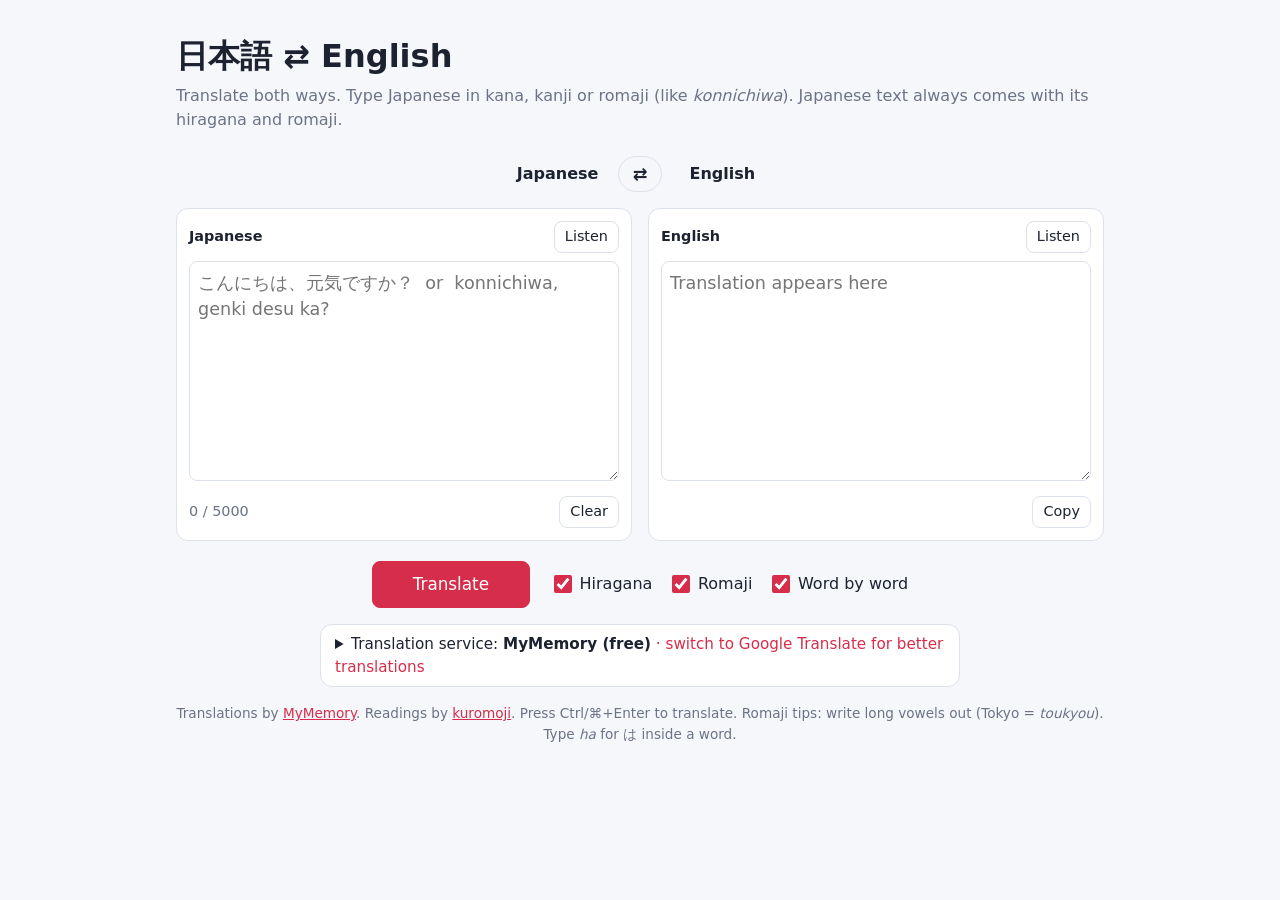
<file: index.html>
<!DOCTYPE html>
<html lang="en">
<head>
  <meta charset="UTF-8">
  <meta name="viewport" content="width=device-width, initial-scale=1">
  <title>Japanese ⇄ English Translator</title>
  <link rel="stylesheet" href="style.css">
</head>
<body>
  <main>
    <h1>日本語 ⇄ English</h1>
    <p class="sub">Translate both ways. Type Japanese in kana, kanji or romaji (like <em>konnichiwa</em>). Japanese text always comes with its hiragana and romaji.</p>

    <div class="switch">
      <span id="from-name">Japanese</span>
      <button type="button" id="swap" title="Swap languages" aria-label="Swap languages">⇄</button>
      <span id="to-name">English</span>
    </div>

    <div class="panels">
      <section>
        <div class="bar">
          <label for="source" id="source-label">Japanese</label>
          <button type="button" id="speak-src">Listen</button>
        </div>
        <textarea id="source" maxlength="5000"></textarea>
        <div id="reading-src" class="reading" hidden></div>
        <div class="bar"><span id="count">0 / 5000</span><button type="button" id="clear">Clear</button></div>
      </section>

      <section>
        <div class="bar">
          <label for="target" id="target-label">English</label>
          <button type="button" id="speak-tgt">Listen</button>
        </div>
        <textarea id="target" readonly></textarea>
        <div id="reading-tgt" class="reading" hidden></div>
        <div class="bar"><span id="status" role="status"></span><button type="button" id="copy">Copy</button></div>
      </section>
    </div>

    <div class="actions">
      <button type="button" id="translate" class="primary">Translate</button>
      <div class="opts" role="group" aria-label="Show">
        <label class="check"><input type="checkbox" id="show-kana" checked> Hiragana</label>
        <label class="check"><input type="checkbox" id="show-romaji" checked> Romaji</label>
        <label class="check"><input type="checkbox" id="wbw" checked> Word by word</label>
      </div>
    </div>

    <details id="service" class="service">
      <summary>Translation service: <strong id="service-name">MyMemory (free)</strong><span id="service-switch"> · switch to Google Translate for better translations</span></summary>
      <div class="service-body">
        <p>Google Translate translates much better than the free service. It needs your own Google key. The key is kept only in this browser and is sent only to Google.</p>
        <label for="google-key">Google API key</label>
        <div class="key-row">
          <input id="google-key" type="password" autocomplete="off" autocapitalize="off" spellcheck="false">
          <button type="button" id="key-save">Save key</button>
          <button type="button" id="key-remove" hidden>Remove key</button>
        </div>
        <p id="key-status" class="key-status" role="status"></p>
        <p class="key-help">No key yet? Follow the <a href="https://github.com/ahadisiregar/japanese-translator#translation-service" target="_blank" rel="noopener">step-by-step guide</a>.</p>
      </div>
    </details>

    <section id="aligned" class="aligned" aria-labelledby="aligned-title" hidden>
      <div class="aligned-head">
        <h2 id="aligned-title">Word by word</h2>
        <div class="tabs" role="group" aria-label="Layout">
          <button type="button" id="view-flow" aria-pressed="true">Sentence</button>
          <button type="button" id="view-list" aria-pressed="false">List</button>
        </div>
      </div>
      <p id="aligned-note" class="aligned-note" role="status"></p>
      <div id="aligned-flow" class="cols">
        <div><h3 id="flow-src-name" class="col-title"></h3><div id="flow-src" class="flow"></div></div>
        <div><h3 id="flow-tgt-name" class="col-title"></h3><div id="flow-tgt" class="flow"></div></div>
      </div>
      <div id="aligned-list" class="pairs" hidden></div>
    </section>

    <p class="note"><span id="credit"></span>Press Ctrl/⌘+Enter to translate.
      Romaji tips: write long vowels out (Tokyo = <em>toukyou</em>). Type <em>ha</em> for は inside a word.</p>
  </main>
  <script src="config.js"></script>
  <script src="romaji.js"></script>
  <script src="align.js"></script>
  <script src="reading.js"></script>
  <script src="kuromoji-analyzer.js"></script>
  <script src="engine.js"></script>
  <script src="app.js"></script>
</body>
</html>
</file>
<file: style.css>
:root {
  --bg:#f6f7fb; --card:#ffffff; --soft:#f0f1f7; --text:#1d2230; --muted:#6b7385; --accent:#d62d4a; --border:#dde1ea; --error:#c62828;
  /* colors of the highlighted phrase pairs: saturation / lightness (resting, active) and underline */
  --seg-s:80%; --seg-l:90%; --seg-l-on:78%; --line-s:65%; --line-l:48%;
}
@media (prefers-color-scheme: dark) {
  :root:not([data-theme="light"]) {
    --bg:#14161d; --card:#1e212b; --soft:#272a36; --text:#e8eaf0; --muted:#98a0b3; --border:#343948; --error:#f2928b;
    --seg-s:45%; --seg-l:25%; --seg-l-on:36%; --line-s:60%; --line-l:60%;
    color-scheme: dark;
  }
}
:root[data-theme="dark"] {
  --bg:#14161d; --card:#1e212b; --soft:#272a36; --text:#e8eaf0; --muted:#98a0b3; --border:#343948; --error:#f2928b;
  --seg-s:45%; --seg-l:25%; --seg-l-on:36%; --line-s:60%; --line-l:60%;
  color-scheme: dark;
}

* { box-sizing: border-box; }
[hidden] { display:none !important; }
body { margin:0; background:var(--bg); color:var(--text); font:16px/1.5 system-ui,-apple-system,"Segoe UI","Noto Sans JP",sans-serif; }
main { max-width:960px; margin:0 auto; padding:32px 16px; }
h1 { margin:0; font-size:2rem; }
.sub { color:var(--muted); margin:4px 0 24px; }

.switch { display:flex; justify-content:center; align-items:center; gap:16px; margin:0 0 16px; font-weight:600; }
.switch span { min-width:5.5em; text-align:center; }
#swap { font-size:1.1rem; padding:4px 14px; border-radius:999px; }

.panels { display:grid; grid-template-columns:1fr 1fr; gap:16px; }
@media (max-width:700px) { .panels { grid-template-columns:1fr; } }
section { background:var(--card); border:1px solid var(--border); border-radius:12px; padding:12px; min-width:0; }
.bar { display:flex; justify-content:space-between; align-items:center; gap:8px; color:var(--muted); font-size:.9rem; }
label { font-weight:600; color:var(--text); }
textarea { width:100%; height:220px; margin:8px 0; padding:8px; resize:vertical; border:1px solid var(--border); border-radius:8px; background:transparent; color:var(--text); font:inherit; font-size:1.1rem; }
textarea:focus { outline:2px solid var(--accent); outline-offset:-1px; }
button { cursor:pointer; border:1px solid var(--border); background:transparent; color:var(--text); border-radius:8px; padding:4px 10px; font:inherit; font-size:.9rem; }
button:hover { border-color:var(--accent); }
button:focus-visible, .check input:focus-visible { outline:2px solid var(--accent); outline-offset:2px; }
.reading { margin:0 0 8px; padding:8px 10px; background:var(--soft); border-radius:8px; }
.rd-row { display:grid; grid-template-columns:4.4rem minmax(0,1fr); gap:8px; font-size:.95rem; line-height:1.6; }
.rd-row + .rd-row { margin-top:4px; }
.rd-label { color:var(--muted); font-size:.78rem; padding-top:.2rem; }
.rd-text { white-space:pre-wrap; overflow-wrap:anywhere; max-height:20rem; overflow:auto; }
.rd-note { color:var(--muted); font-size:.9rem; }
#status.error { color:var(--error); }

.actions { display:flex; justify-content:center; align-items:center; flex-wrap:wrap; gap:12px 24px; margin-top:20px; }
.primary { padding:10px 40px; font-size:1.05rem; background:var(--accent); border-color:var(--accent); color:#fff; }
.primary:disabled { opacity:.6; cursor:wait; }
.opts { display:flex; flex-wrap:wrap; justify-content:center; gap:8px 20px; }
.check { display:inline-flex; align-items:center; gap:8px; font-weight:400; cursor:pointer; user-select:none; }
.check input { width:1.1rem; height:1.1rem; margin:0; accent-color:var(--accent); }

/* Translation service */
.service { max-width:640px; margin:16px auto 0; padding:8px 14px; background:var(--card); border:1px solid var(--border); border-radius:12px; }
.service summary { cursor:pointer; font-size:.95rem; }
.service summary:focus-visible { outline:2px solid var(--accent); outline-offset:2px; border-radius:4px; }
#service-switch { color:var(--accent); }
.service-body { padding-top:6px; font-size:.95rem; }
.service-body p { margin:6px 0; }
.service-body label { display:block; margin-top:10px; font-size:.9rem; }
.key-row { display:flex; flex-wrap:wrap; gap:8px; margin-top:4px; }
.key-row input { flex:1 1 16rem; min-width:0; padding:7px 9px; border:1px solid var(--border); border-radius:8px; background:transparent; color:var(--text); font:inherit; }
.key-row input:focus { outline:2px solid var(--accent); outline-offset:-1px; }
.key-status { min-height:1.4em; color:var(--muted); }
.key-status.error { color:var(--error); }
.key-help { color:var(--muted); }
.key-help a { color:var(--accent); }

/* Word by word */
.aligned { margin-top:20px; padding:12px 16px 16px; }
.aligned-head { display:flex; justify-content:space-between; align-items:center; flex-wrap:wrap; gap:8px; }
.aligned h2 { margin:0; font-size:1.05rem; }
.tabs { display:inline-flex; }
.tabs button { border-radius:0; }
.tabs button:first-child { border-radius:8px 0 0 8px; }
.tabs button:last-child { border-radius:0 8px 8px 0; margin-left:-1px; }
.tabs button[aria-pressed="true"] { background:var(--accent); border-color:var(--accent); color:#fff; }
.aligned-note { margin:6px 0 10px; color:var(--muted); font-size:.9rem; min-height:1.4em; }
.aligned-note.error { color:var(--error); }
.cols { display:grid; grid-template-columns:1fr 1fr; gap:8px 24px; }
@media (max-width:700px) { .cols { grid-template-columns:1fr; } }
.cols > div { min-width:0; }
.col-title { margin:0 0 4px; font-size:.85rem; font-weight:600; color:var(--muted); }
.flow { font-size:1.2rem; line-height:2.3; white-space:pre-wrap; overflow-wrap:anywhere; }

.seg { --h:215; -webkit-tap-highlight-color:transparent; padding:2px 6px; border-radius:6px; cursor:pointer; transition:opacity .12s, background-color .12s;
  background:hsl(var(--h) var(--seg-s) var(--seg-l));
  box-shadow:inset 0 -2px 0 hsl(var(--h) var(--line-s) var(--line-l));
  -webkit-box-decoration-break:clone; box-decoration-break:clone; }
.seg.plain { background:none; box-shadow:inset 0 -2px 0 var(--border); cursor:default; }
.seg.active { background:hsl(var(--h) var(--seg-s) var(--seg-l-on)); outline:2px solid hsl(var(--h) var(--line-s) var(--line-l)); outline-offset:1px; }
.has-active .seg:not(.active) { opacity:.45; }
.seg:focus-visible { outline:2px solid var(--accent); outline-offset:2px; }
.has-rd { display:inline-block; vertical-align:top; text-align:center; margin:3px 2px; padding:3px 7px 4px; line-height:1.3; max-width:100%; }
.has-rd .main { display:block; }
.has-rd .rd { display:block; font-size:.62em; line-height:1.45; color:var(--muted); overflow-wrap:anywhere; }
.seg.has-rd.active .rd { color:var(--text); }
.flow.annotated { line-height:1.4; }
.has-active .ann:not(.active) { opacity:.45; }
@media (prefers-reduced-motion: reduce) { .seg { transition:none; } }

.pairs { display:grid; grid-template-columns:minmax(0,1fr) 1.5rem minmax(0,1fr); align-items:center; gap:10px 8px; font-size:1.1rem; }
.pairs .arrow { text-align:center; color:var(--muted); }
.pairs .cell { min-width:0; overflow-wrap:anywhere; line-height:1.9; white-space:pre-wrap; }
.pairs .none { color:var(--muted); }

.note { text-align:center; color:var(--muted); font-size:.85rem; margin-top:16px; }
.note a { color:var(--accent); }
</file>
